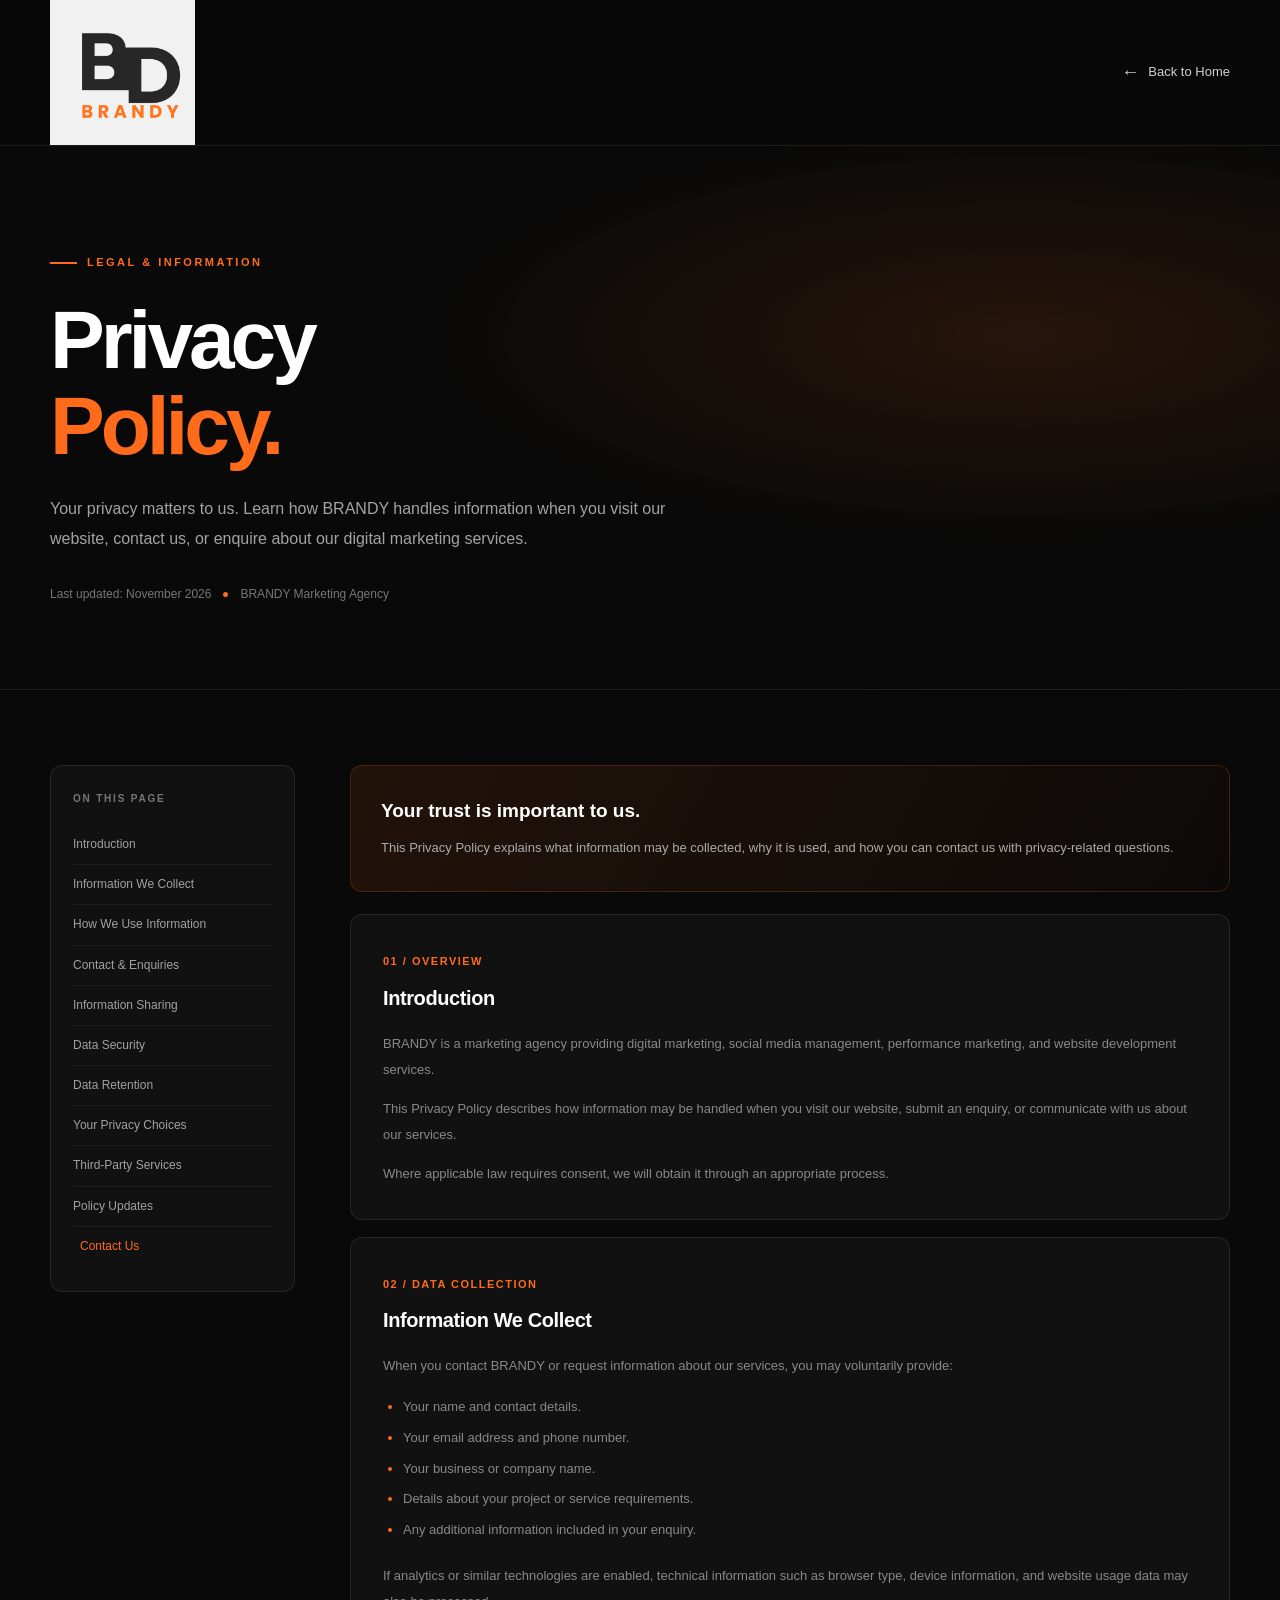
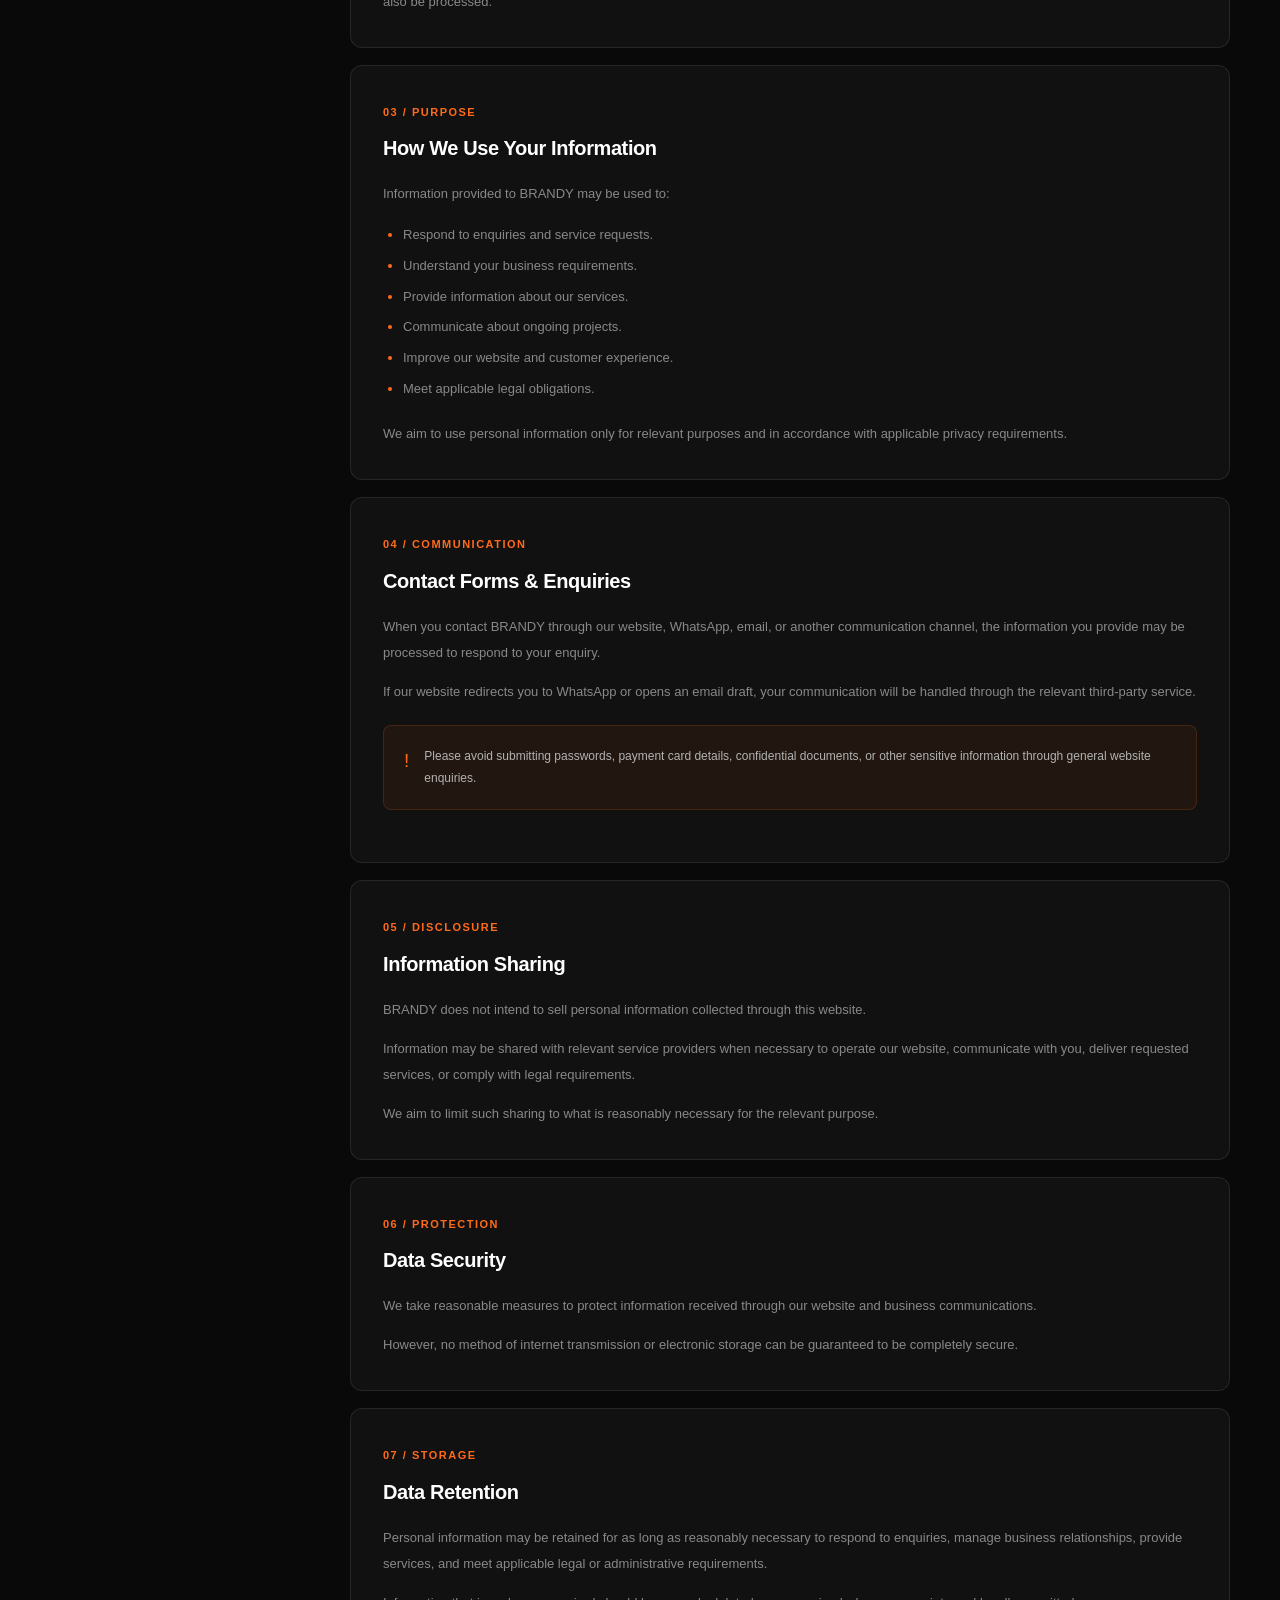
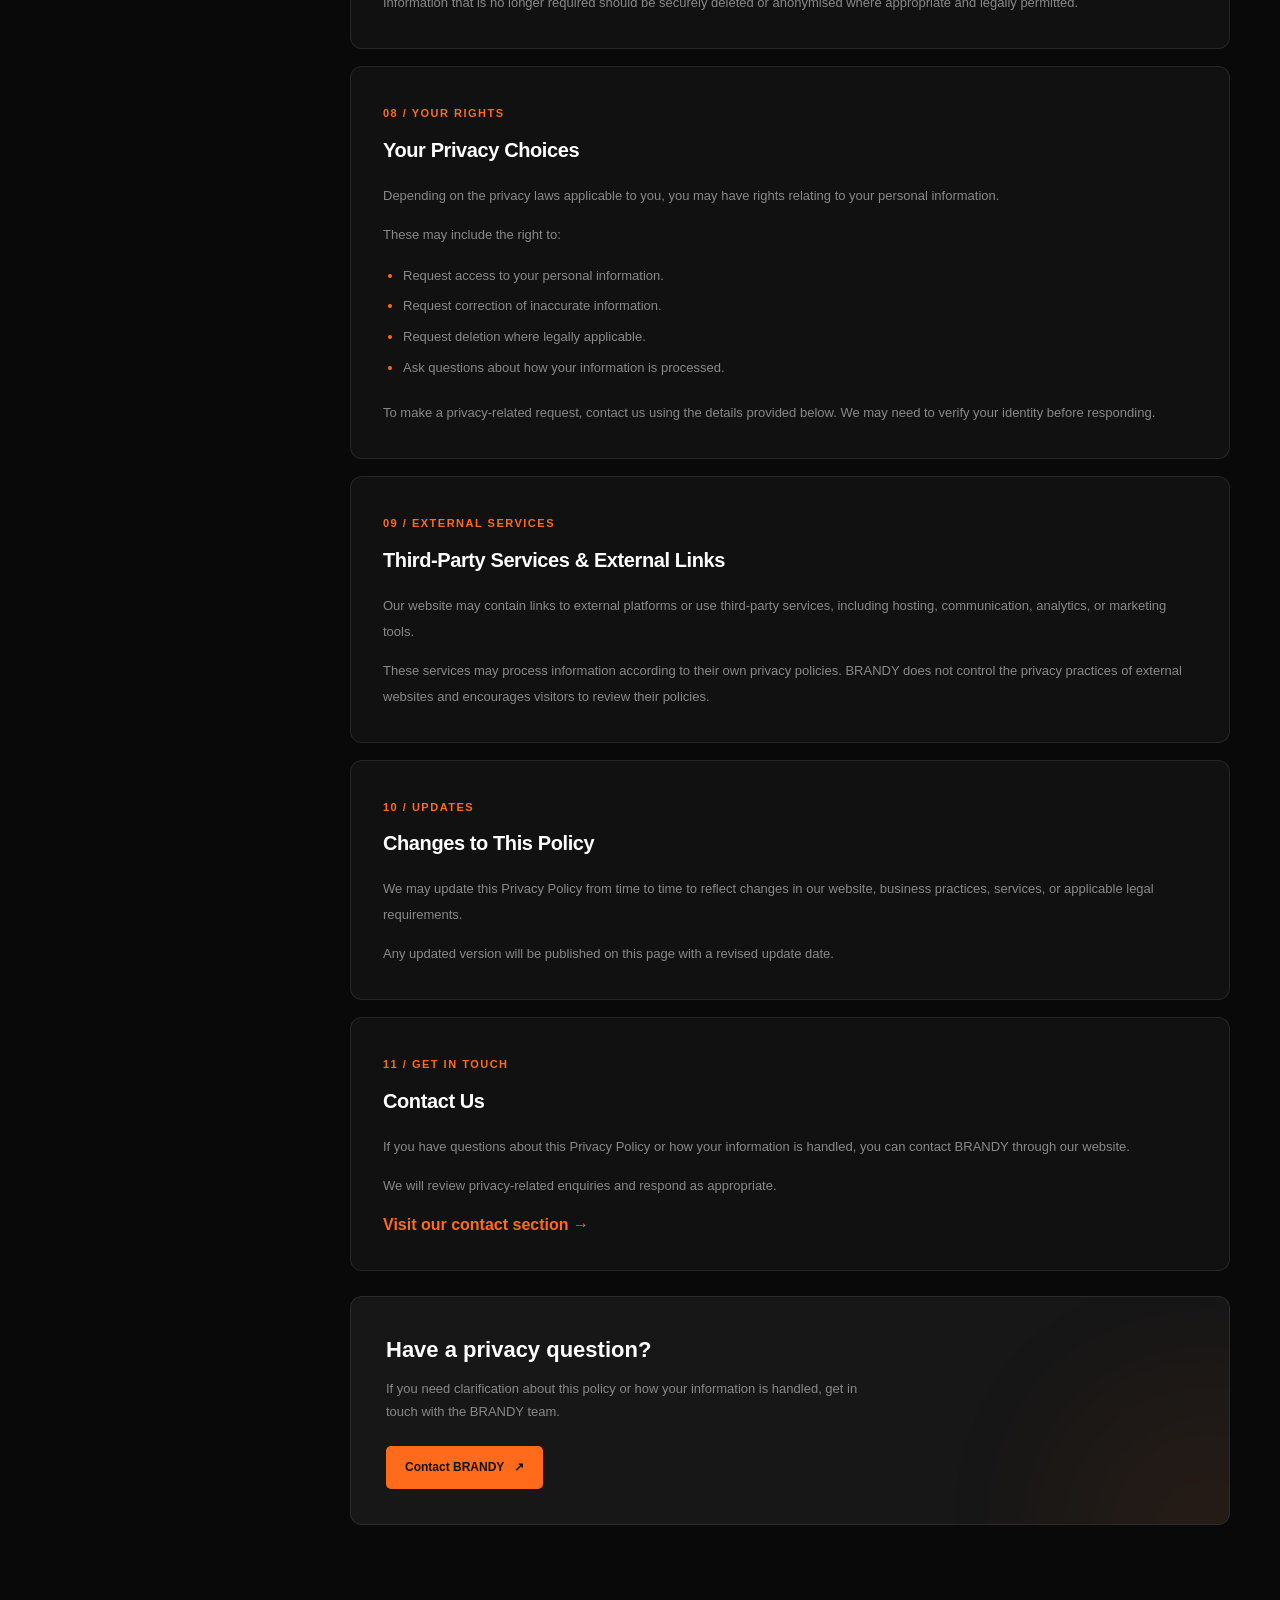
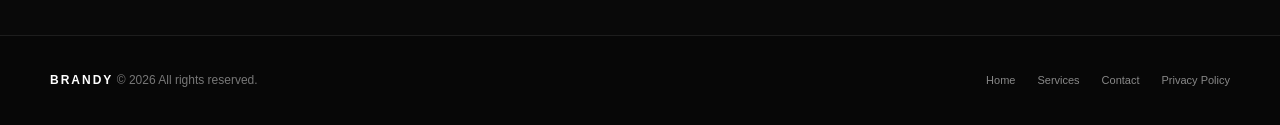
<file: privacy.html>
<!DOCTYPE html>
<html lang="en">

<head>
    <meta charset="UTF-8">
    <meta name="viewport" content="width=device-width, initial-scale=1.0">

    <title>Privacy Policy | BRANDY Marketing Agency</title>
    <meta name="description"
        content="Learn how BRANDY Marketing Agency collects, uses and protects your personal information when you visit our website or contact us.">
    <meta name="robots" content="index, follow">
    <meta name="theme-color" content="#0b0b0b">

    <style>
        /* =========================================
           BRANDY PRIVACY POLICY
           Premium Black & Orange Theme
        ========================================= */

        :root {
            --bg: #090909;
            --surface: #111111;
            --surface-light: #171717;
            --orange: #ff6b1a;
            --orange-light: #ff8745;
            --white: #ffffff;
            --text: #d0d0d0;
            --muted: #888888;
            --border: rgba(255, 255, 255, 0.09);
            --container: 1180px;
        }

        * {
            margin: 0;
            padding: 0;
            box-sizing: border-box;
        }

        html {
            scroll-behavior: smooth;
            scroll-padding-top: 35px;
        }

        body {
            background: var(--bg);
            color: var(--white);
            font-family: Inter, -apple-system, BlinkMacSystemFont,
                "Segoe UI", sans-serif;
            line-height: 1.6;
            -webkit-font-smoothing: antialiased;
        }

        a {
            color: inherit;
        }

        /* HEADER */

        .header {
            position: relative;
            z-index: 10;
            background: rgba(9, 9, 9, 0.96);
            border-bottom: 1px solid var(--border);
        }

        .header-inner {
            max-width: var(--container);
            width: calc(100% - 48px);
            min-height: 82px;
            margin: auto;
            display: flex;
            align-items: center;
            justify-content: space-between;
        }

        .logo img {
            display: block;
            width: 145px;
            height: auto;
            object-fit: contain;
        }

        .back-home {
            display: inline-flex;
            align-items: center;
            gap: 9px;
            color: var(--text);
            font-size: 13px;
            font-weight: 500;
            text-decoration: none;
            transition: color .25s ease;
        }

        .back-home:hover {
            color: var(--orange);
        }

        .back-home span {
            font-size: 18px;
            transition: transform .25s ease;
        }

        .back-home:hover span {
            transform: translateX(-4px);
        }

        /* HERO */

        .hero {
            position: relative;
            overflow: hidden;
            padding: 100px 24px 85px;
            border-bottom: 1px solid var(--border);
            background:
                radial-gradient(ellipse at 80% 35%,
                    rgba(255, 107, 26, 0.12),
                    transparent 42%),
                var(--bg);
        }

        .hero-inner {
            max-width: var(--container);
            margin: auto;
            position: relative;
            z-index: 1;
        }

        .eyebrow {
            display: inline-flex;
            align-items: center;
            gap: 10px;
            color: var(--orange);
            font-size: 11px;
            font-weight: 700;
            letter-spacing: 2.5px;
            text-transform: uppercase;
            margin-bottom: 25px;
        }

        .eyebrow::before {
            content: "";
            width: 27px;
            height: 2px;
            background: var(--orange);
        }

        .hero h1 {
            font-size: clamp(48px, 7vw, 82px);
            font-weight: 750;
            letter-spacing: -4px;
            line-height: 1.05;
            margin-bottom: 25px;
        }

        .hero h1 span {
            color: var(--orange);
        }

        .hero-description {
            max-width: 660px;
            color: #a3a3a3;
            font-size: 16px;
            line-height: 1.9;
        }

        .hero-meta {
            display: flex;
            align-items: center;
            gap: 12px;
            margin-top: 30px;
            color: #777;
            font-size: 12px;
        }

        .meta-dot {
            width: 5px;
            height: 5px;
            border-radius: 50%;
            background: var(--orange);
        }

        /* MAIN LAYOUT */

        .main-layout {
            max-width: var(--container);
            width: calc(100% - 48px);
            margin: 75px auto 110px;
            display: grid;
            grid-template-columns: 245px minmax(0, 1fr);
            gap: 55px;
            align-items: start;
        }

        /* SIDEBAR */

        .sidebar {
            position: sticky;
            top: 30px;
            padding: 25px 22px;
            background: var(--surface);
            border: 1px solid var(--border);
            border-radius: 12px;
        }

        .sidebar-heading {
            color: #777;
            font-size: 10px;
            font-weight: 700;
            letter-spacing: 1.8px;
            text-transform: uppercase;
            margin-bottom: 18px;
        }

        .sidebar nav {
            display: flex;
            flex-direction: column;
        }

        .sidebar a {
            position: relative;
            padding: 10px 0;
            color: #a1a1a1;
            font-size: 12px;
            font-weight: 500;
            text-decoration: none;
            border-bottom: 1px solid rgba(255, 255, 255, 0.055);
            transition: color .2s ease, padding .2s ease;
        }

        .sidebar a:last-child {
            border-bottom: none;
        }

        .sidebar a:hover,
        .sidebar a.active {
            color: var(--orange);
            padding-left: 7px;
        }

        /* CONTENT */

        .content {
            min-width: 0;
        }

        .intro-card {
            padding: 30px;
            margin-bottom: 22px;
            background: linear-gradient(120deg,
                    rgba(255, 107, 26, 0.10),
                    rgba(255, 107, 26, 0.015));
            border: 1px solid rgba(255, 107, 26, 0.2);
            border-radius: 12px;
        }

        .intro-card h2 {
            font-size: 19px;
            margin-bottom: 10px;
        }

        .intro-card p {
            color: #aaa;
            font-size: 13px;
            line-height: 1.9;
        }

        .policy-section {
            padding: 32px;
            margin-bottom: 17px;
            background: var(--surface);
            border: 1px solid var(--border);
            border-radius: 12px;
            transition: border-color .25s ease,
                transform .25s ease;
            scroll-margin-top: 30px;
        }

        .policy-section:hover {
            border-color: rgba(255, 107, 26, 0.3);
            transform: translateY(-2px);
        }

        .section-number {
            display: inline-block;
            color: var(--orange);
            font-size: 11px;
            font-weight: 700;
            letter-spacing: 1.5px;
            margin-bottom: 11px;
        }

        .policy-section h2 {
            color: var(--white);
            font-size: 20px;
            font-weight: 650;
            letter-spacing: -.4px;
            margin-bottom: 17px;
        }

        .policy-section p {
            color: var(--muted);
            font-size: 13px;
            line-height: 2;
            margin-bottom: 13px;
        }

        .policy-section p:last-child {
            margin-bottom: 0;
        }

        .policy-section ul {
            padding-left: 20px;
            margin: 10px 0 17px;
        }

        .policy-section li {
            color: var(--muted);
            font-size: 13px;
            line-height: 1.9;
            padding: 3px 0;
        }

        .policy-section li::marker {
            color: var(--orange);
        }

        .policy-section a {
            color: var(--orange);
            text-decoration: none;
            font-weight: 600;
        }

        .policy-section a:hover {
            color: var(--orange-light);
            text-decoration: underline;
        }

        /* NOTICE */

        .notice {
            display: flex;
            gap: 15px;
            padding: 20px;
            margin: 20px 0;
            background: rgba(255, 107, 26, 0.07);
            border: 1px solid rgba(255, 107, 26, 0.17);
            border-radius: 8px;
        }

        .notice-icon {
            flex-shrink: 0;
            color: var(--orange);
            font-size: 19px;
        }

        .notice p {
            margin: 0;
            color: #b2b2b2;
            font-size: 12px;
            line-height: 1.8;
        }

        /* CONTACT CTA */

        .contact-card {
            position: relative;
            overflow: hidden;
            padding: 35px;
            margin-top: 25px;
            background: var(--surface-light);
            border: 1px solid var(--border);
            border-radius: 12px;
        }

        .contact-card::after {
            content: "";
            position: absolute;
            width: 180px;
            height: 180px;
            right: -70px;
            bottom: -100px;
            background: var(--orange);
            filter: blur(100px);
            opacity: .15;
            pointer-events: none;
        }

        .contact-card h2 {
            font-size: 22px;
            margin-bottom: 10px;
        }

        .contact-card p {
            max-width: 500px;
            color: var(--muted);
            font-size: 13px;
            line-height: 1.8;
            margin-bottom: 22px;
        }

        .contact-button {
            position: relative;
            z-index: 1;
            display: inline-flex;
            align-items: center;
            gap: 10px;
            padding: 12px 19px;
            background: var(--orange);
            color: #111;
            border-radius: 5px;
            font-size: 12px;
            font-weight: 750;
            text-decoration: none;
            transition: background .25s ease,
                transform .25s ease;
        }

        .contact-button:hover {
            background: var(--orange-light);
            transform: translateY(-2px);
        }

        /* FOOTER */

        .footer {
            border-top: 1px solid var(--border);
            background: #070707;
        }

        .footer-inner {
            max-width: var(--container);
            width: calc(100% - 48px);
            margin: auto;
            padding: 35px 0;
            display: flex;
            align-items: center;
            justify-content: space-between;
            gap: 20px;
        }

        .footer-brand {
            color: #777;
            font-size: 12px;
        }

        .footer-brand strong {
            color: var(--white);
            letter-spacing: 2px;
        }

        .footer-links {
            display: flex;
            gap: 22px;
        }

        .footer-links a {
            color: #888;
            font-size: 11px;
            text-decoration: none;
            transition: color .2s ease;
        }

        .footer-links a:hover {
            color: var(--orange);
        }

        /* RESPONSIVE */

        @media (max-width: 900px) {
            .main-layout {
                grid-template-columns: 1fr;
                gap: 30px;
                margin-top: 45px;
            }

            .sidebar {
                position: relative;
                top: auto;
            }

            .sidebar nav {
                display: grid;
                grid-template-columns: repeat(2, minmax(0, 1fr));
                column-gap: 20px;
            }

            .hero {
                padding: 75px 24px 65px;
            }
        }

        @media (max-width: 600px) {

            .header-inner,
            .footer-inner {
                width: calc(100% - 32px);
            }

            .header-inner {
                min-height: 70px;
            }

            .logo img {
                width: 115px;
            }

            .back-home {
                font-size: 11px;
            }

            .hero {
                padding: 65px 20px 55px;
            }

            .hero h1 {
                font-size: 49px;
                letter-spacing: -2.5px;
            }

            .hero-description {
                font-size: 14px;
            }

            .main-layout {
                width: calc(100% - 32px);
                margin: 35px auto 70px;
            }

            .sidebar {
                padding: 20px;
            }

            .sidebar nav {
                grid-template-columns: 1fr;
            }

            .policy-section {
                padding: 24px 20px;
            }

            .policy-section h2 {
                font-size: 18px;
            }

            .intro-card {
                padding: 24px 20px;
            }

            .contact-card {
                padding: 26px 21px;
            }

            .footer-inner {
                flex-direction: column;
                align-items: flex-start;
            }

            .footer-links {
                flex-wrap: wrap;
                gap: 15px;
            }
        }

        /* ACCESSIBILITY */

        a:focus-visible {
            outline: 2px solid var(--orange);
            outline-offset: 4px;
        }

        @media (prefers-reduced-motion: reduce) {
            html {
                scroll-behavior: auto;
            }

            *,
            *::before,
            *::after {
                transition-duration: 0.01ms !important;
            }
        }
    </style>
</head>

<body>

    <!-- HEADER -->
    <header class="header">
        <div class="header-inner">

            <a href="index.html" class="logo" aria-label="BRANDY homepage">
                <img src="images/lOGO.png" alt="BRANDY Marketing Agency">
            </a>

            <a href="index.html" class="back-home">
                <span>←</span> Back to Home
            </a>

        </div>
    </header>


    <!-- HERO -->
    <section class="hero">
        <div class="hero-inner">

            <div class="eyebrow">Legal & Information</div>

            <h1>
                Privacy<br>
                <span>Policy.</span>
            </h1>

            <p class="hero-description">
                Your privacy matters to us. Learn how BRANDY handles
                information when you visit our website, contact us,
                or enquire about our digital marketing services.
            </p>

            <div class="hero-meta">
                <span>Last updated: November 2026</span>
                <span class="meta-dot"></span>
                <span>BRANDY Marketing Agency</span>
            </div>

        </div>
    </section>


    <!-- MAIN CONTENT -->
    <main class="main-layout">

        <!-- SIDEBAR NAVIGATION -->
        <aside class="sidebar">

            <div class="sidebar-heading">On this page</div>

            <nav aria-label="Privacy policy navigation">
                <a href="#introduction">Introduction</a>
                <a href="#information">Information We Collect</a>
                <a href="#usage">How We Use Information</a>
                <a href="#contact">Contact & Enquiries</a>
                <a href="#sharing">Information Sharing</a>
                <a href="#security">Data Security</a>
                <a href="#retention">Data Retention</a>
                <a href="#rights">Your Privacy Choices</a>
                <a href="#third-party">Third-Party Services</a>
                <a href="#changes">Policy Updates</a>
                <a href="#contact-us">Contact Us</a>
            </nav>

        </aside>


        <!-- POLICY DETAILS -->
        <div class="content">

            <div class="intro-card">
                <h2>Your trust is important to us.</h2>
                <p>
                    This Privacy Policy explains what information may
                    be collected, why it is used, and how you can
                    contact us with privacy-related questions.
                </p>
            </div>


            <section class="policy-section" id="introduction">
                <span class="section-number">01 / OVERVIEW</span>
                <h2>Introduction</h2>

                <p>
                    BRANDY is a marketing agency providing digital
                    marketing, social media management, performance
                    marketing, and website development services.
                </p>

                <p>
                    This Privacy Policy describes how information
                    may be handled when you visit our website,
                    submit an enquiry, or communicate with us
                    about our services.
                </p>

                <p>
                    Where applicable law requires consent, we will
                    obtain it through an appropriate process.
                </p>
            </section>


            <section class="policy-section" id="information">
                <span class="section-number">02 / DATA COLLECTION</span>
                <h2>Information We Collect</h2>

                <p>
                    When you contact BRANDY or request information
                    about our services, you may voluntarily provide:
                </p>

                <ul>
                    <li>Your name and contact details.</li>
                    <li>Your email address and phone number.</li>
                    <li>Your business or company name.</li>
                    <li>Details about your project or service requirements.</li>
                    <li>Any additional information included in your enquiry.</li>
                </ul>

                <p>
                    If analytics or similar technologies are enabled,
                    technical information such as browser type,
                    device information, and website usage data
                    may also be processed.
                </p>
            </section>


            <section class="policy-section" id="usage">
                <span class="section-number">03 / PURPOSE</span>
                <h2>How We Use Your Information</h2>

                <p>Information provided to BRANDY may be used to:</p>

                <ul>
                    <li>Respond to enquiries and service requests.</li>
                    <li>Understand your business requirements.</li>
                    <li>Provide information about our services.</li>
                    <li>Communicate about ongoing projects.</li>
                    <li>Improve our website and customer experience.</li>
                    <li>Meet applicable legal obligations.</li>
                </ul>

                <p>
                    We aim to use personal information only for
                    relevant purposes and in accordance with
                    applicable privacy requirements.
                </p>
            </section>


            <section class="policy-section" id="contact">
                <span class="section-number">04 / COMMUNICATION</span>
                <h2>Contact Forms & Enquiries</h2>

                <p>
                    When you contact BRANDY through our website,
                    WhatsApp, email, or another communication
                    channel, the information you provide may be
                    processed to respond to your enquiry.
                </p>

                <p>
                    If our website redirects you to WhatsApp or
                    opens an email draft, your communication
                    will be handled through the relevant
                    third-party service.
                </p>

                <div class="notice">
                    <span class="notice-icon">!</span>
                    <p>
                        Please avoid submitting passwords, payment
                        card details, confidential documents, or
                        other sensitive information through general
                        website enquiries.
                    </p>
                </div>
            </section>


            <section class="policy-section" id="sharing">
                <span class="section-number">05 / DISCLOSURE</span>
                <h2>Information Sharing</h2>

                <p>
                    BRANDY does not intend to sell personal
                    information collected through this website.
                </p>

                <p>
                    Information may be shared with relevant service
                    providers when necessary to operate our website,
                    communicate with you, deliver requested services,
                    or comply with legal requirements.
                </p>

                <p>
                    We aim to limit such sharing to what is
                    reasonably necessary for the relevant purpose.
                </p>
            </section>


            <section class="policy-section" id="security">
                <span class="section-number">06 / PROTECTION</span>
                <h2>Data Security</h2>

                <p>
                    We take reasonable measures to protect
                    information received through our website
                    and business communications.
                </p>

                <p>
                    However, no method of internet transmission
                    or electronic storage can be guaranteed
                    to be completely secure.
                </p>
            </section>


            <section class="policy-section" id="retention">
                <span class="section-number">07 / STORAGE</span>
                <h2>Data Retention</h2>

                <p>
                    Personal information may be retained for
                    as long as reasonably necessary to respond
                    to enquiries, manage business relationships,
                    provide services, and meet applicable legal
                    or administrative requirements.
                </p>

                <p>
                    Information that is no longer required should
                    be securely deleted or anonymised where
                    appropriate and legally permitted.
                </p>
            </section>


            <section class="policy-section" id="rights">
                <span class="section-number">08 / YOUR RIGHTS</span>
                <h2>Your Privacy Choices</h2>

                <p>
                    Depending on the privacy laws applicable
                    to you, you may have rights relating to
                    your personal information.
                </p>

                <p>These may include the right to:</p>

                <ul>
                    <li>Request access to your personal information.</li>
                    <li>Request correction of inaccurate information.</li>
                    <li>Request deletion where legally applicable.</li>
                    <li>Ask questions about how your information is processed.</li>
                </ul>

                <p>
                    To make a privacy-related request, contact
                    us using the details provided below.
                    We may need to verify your identity before
                    responding.
                </p>
            </section>


            <section class="policy-section" id="third-party">
                <span class="section-number">09 / EXTERNAL SERVICES</span>
                <h2>Third-Party Services & External Links</h2>

                <p>
                    Our website may contain links to external
                    platforms or use third-party services,
                    including hosting, communication, analytics,
                    or marketing tools.
                </p>

                <p>
                    These services may process information
                    according to their own privacy policies.
                    BRANDY does not control the privacy practices
                    of external websites and encourages visitors
                    to review their policies.
                </p>
            </section>


            <section class="policy-section" id="changes">
                <span class="section-number">10 / UPDATES</span>
                <h2>Changes to This Policy</h2>

                <p>
                    We may update this Privacy Policy from
                    time to time to reflect changes in our
                    website, business practices, services,
                    or applicable legal requirements.
                </p>

                <p>
                    Any updated version will be published
                    on this page with a revised update date.
                </p>
            </section>


            <section class="policy-section" id="contact-us">
                <span class="section-number">11 / GET IN TOUCH</span>
                <h2>Contact Us</h2>

                <p>
                    If you have questions about this Privacy
                    Policy or how your information is handled,
                    you can contact BRANDY through our website.
                </p>

                <p>
                    We will review privacy-related enquiries
                    and respond as appropriate.
                </p>

                <a href="index.html#contact">
                    Visit our contact section →
                </a>
            </section>


            <!-- CONTACT CTA -->
            <div class="contact-card">

                <h2>Have a privacy question?</h2>

                <p>
                    If you need clarification about this policy
                    or how your information is handled,
                    get in touch with the BRANDY team.
                </p>

                <a href="index.html#contact" class="contact-button">
                    Contact BRANDY <span>↗</span>
                </a>

            </div>

        </div>
    </main>


    <!-- FOOTER -->
    <footer class="footer">

        <div class="footer-inner">

            <div class="footer-brand">
                <strong>BRANDY</strong>
                <span> © <span id="year"></span> All rights reserved.</span>
            </div>

            <div class="footer-links">
                <a href="index.html">Home</a>
                <a href="index.html#services">Services</a>
                <a href="index.html#contact">Contact</a>
                <a href="privacy.html">Privacy Policy</a>
            </div>

        </div>

    </footer>


    <!-- JAVASCRIPT -->
    <script>
        // Automatic copyright year
        document.getElementById("year").textContent =
            new Date().getFullYear();

        // Highlight active sidebar section
        const sections = document.querySelectorAll(
            ".policy-section"
        );

        const navigationLinks = document.querySelectorAll(
            ".sidebar a"
        );

        if ("IntersectionObserver" in window) {
            const observer = new IntersectionObserver(
                (entries) => {
                    entries.forEach((entry) => {
                        if (entry.isIntersecting) {
                            navigationLinks.forEach((link) => {
                                link.classList.toggle(
                                    "active",
                                    link.getAttribute("href") ===
                                    "#" + entry.target.id
                                );
                            });
                        }
                    });
                },
                {
                    rootMargin: "-15% 0px -70% 0px"
                }
            );

            sections.forEach((section) => {
                observer.observe(section);
            });
        }
    </script>

</body>

</html>
</file>
